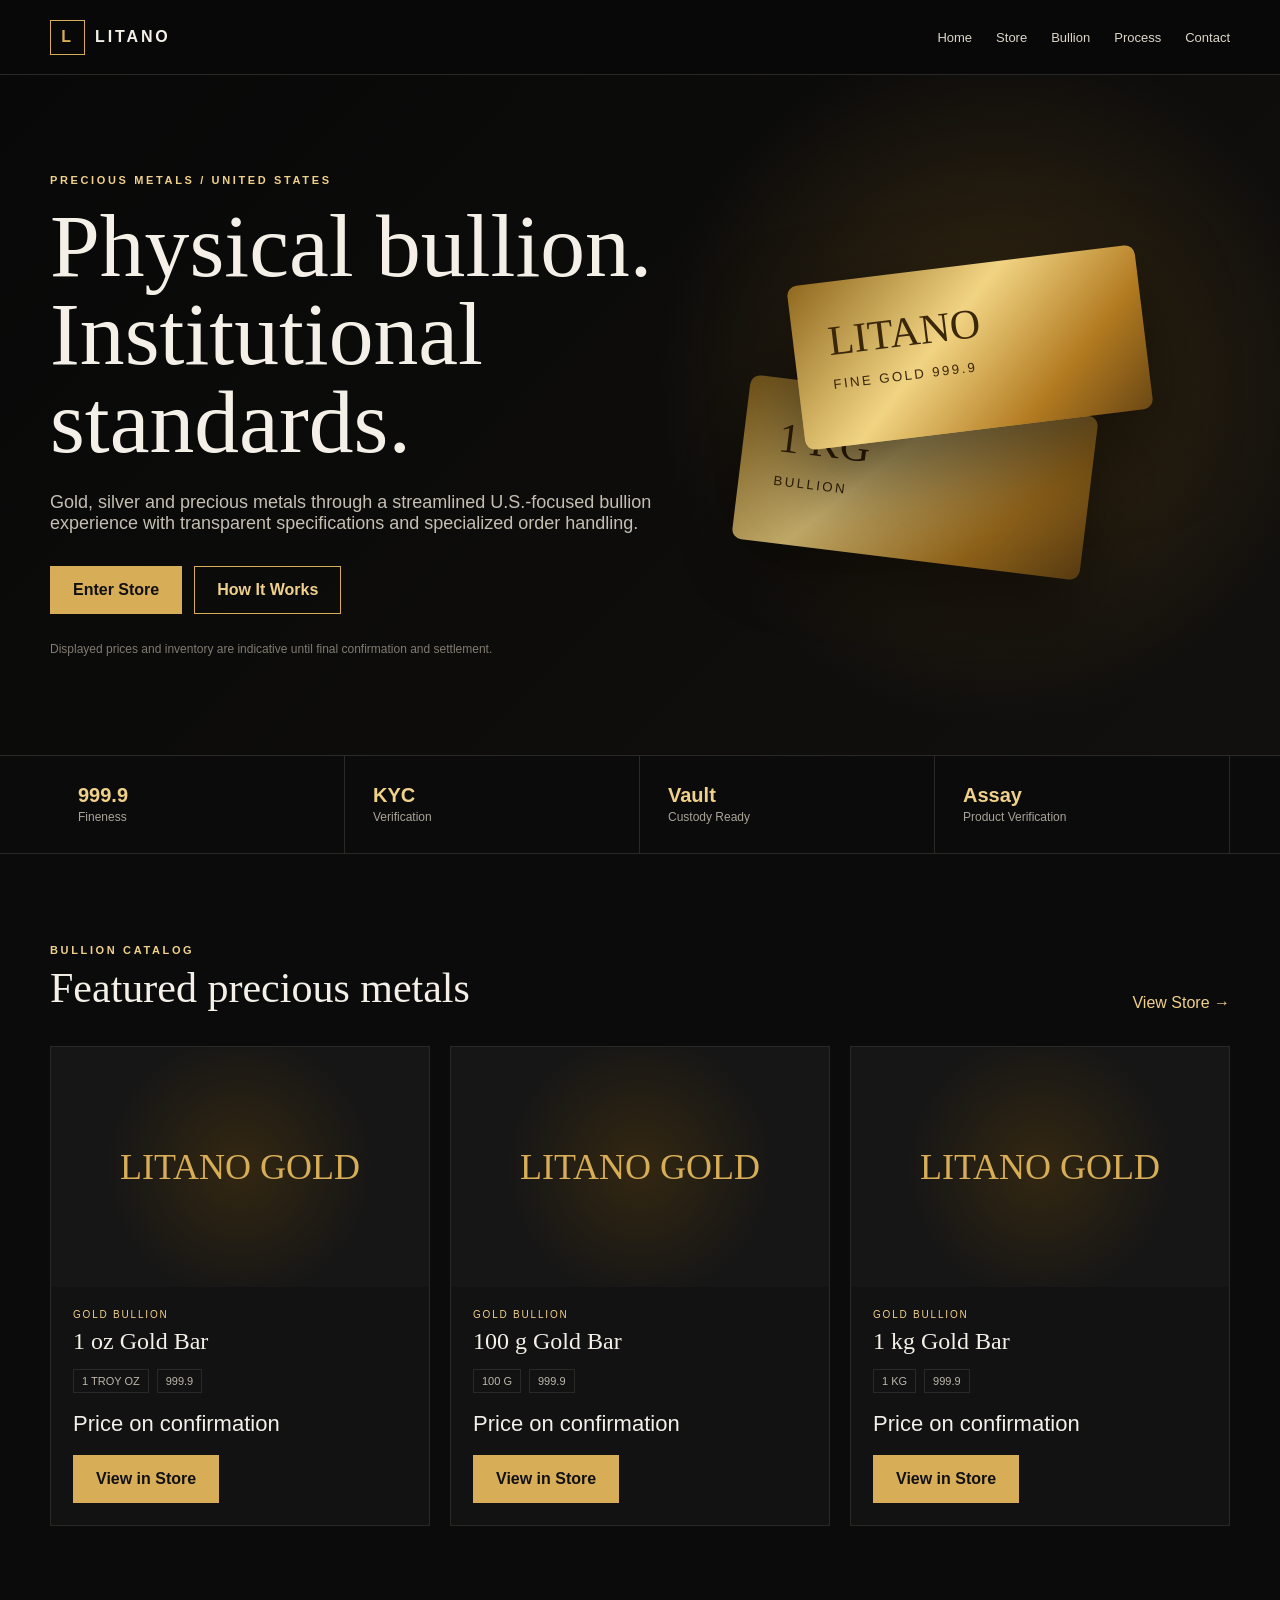
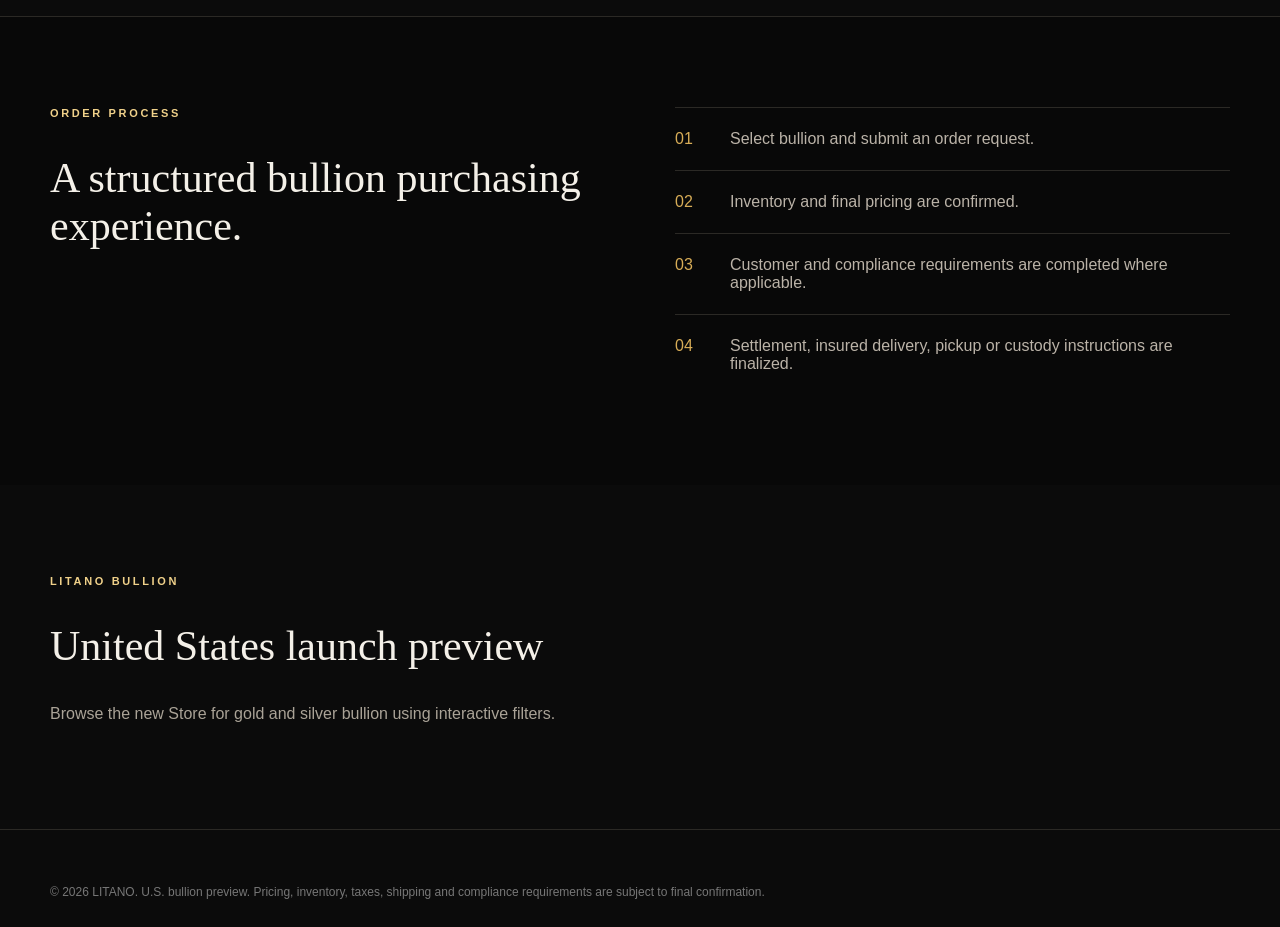
<file: docs/index.html>
<!doctype html><html lang="en"><head><meta charset="utf-8"><meta name="viewport" content="width=device-width,initial-scale=1"><title>LITANO Bullion — United States</title><meta name="description" content="LITANO Bullion — physical gold and precious metals for the U.S. market."><style>:root{--bg:#090909;--card:#121212;--gold:#d8ad57;--gold2:#f0d18a;--text:#f4f0e8;--muted:#aaa397;--line:#2b2925}*{box-sizing:border-box}body{margin:0;background:#0b0b0b;color:var(--text);font-family:Arial,sans-serif}.container{width:min(1180px,calc(100% - 40px));margin:auto}header{position:sticky;top:0;background:#090909f2;border-bottom:1px solid var(--line);z-index:20}.nav{height:74px;display:flex;align-items:center;justify-content:space-between}.brand{display:flex;gap:10px;align-items:center;font-weight:800;letter-spacing:.18em;color:inherit;text-decoration:none}.mark{width:35px;height:35px;display:grid;place-items:center;border:1px solid var(--gold);color:var(--gold)}nav a{margin-left:24px;color:#ddd6c8;text-decoration:none;font-size:13px}.hero{min-height:680px;display:flex;align-items:center;background:radial-gradient(circle at 78% 45%,#3a2b12 0,transparent 32%),linear-gradient(135deg,#080808,#11100e)}.hero-grid{display:grid;grid-template-columns:1.08fr .92fr;gap:60px;align-items:center}.eyebrow{font-size:11px;letter-spacing:.24em;color:var(--gold2);font-weight:700}.hero h1{font:500 clamp(56px,7vw,92px)/.98 Georgia,serif;margin:16px 0 26px}.hero p{font-size:18px;color:#c5beb2;max-width:650px}.buttons{display:flex;gap:12px;margin-top:32px}.btn{display:inline-flex;align-items:center;justify-content:center;min-height:48px;padding:0 22px;border:1px solid var(--gold);text-decoration:none;font-weight:700}.primary{background:var(--gold);color:#111}.secondary{color:var(--gold2)}.note{margin-top:28px;color:#817b70;font-size:12px}.art{position:relative;height:420px}.bar{position:absolute;width:350px;height:165px;border-radius:10px;background:linear-gradient(135deg,#8f681e,#f1d483 42%,#b27a20 75%,#6b4815);box-shadow:0 35px 80px #0008;padding:35px;color:#3b270a}.bar span{font:42px Georgia,serif}.bar small{display:block;margin-top:12px;letter-spacing:.18em}.a{top:60px;left:80px;transform:rotate(-7deg);z-index:2}.b{top:190px;left:25px;transform:rotate(7deg);filter:brightness(.8)}.trust{border-block:1px solid var(--line)}.trust-grid{display:grid;grid-template-columns:repeat(4,1fr)}.trust-grid div{padding:28px;border-right:1px solid var(--line)}.trust strong{display:block;color:var(--gold2);font-size:20px}.trust span{font-size:12px;color:var(--muted)}section.catalog{padding:90px 0}.section-head{display:flex;justify-content:space-between;align-items:end;margin-bottom:34px}.section-head h2{font:500 42px Georgia,serif;margin:8px 0 0}.section-head a{color:var(--gold2);text-decoration:none}.grid{display:grid;grid-template-columns:repeat(3,1fr);gap:20px}.card{background:var(--card);border:1px solid var(--line);padding:22px}.product-art{height:240px;display:grid;place-items:center;background:radial-gradient(circle,#332711,#161616 60%);color:var(--gold);font:36px Georgia,serif;margin:-22px -22px 22px}.kicker{font-size:10px;letter-spacing:.18em;color:var(--gold2)}.card h3{font:500 24px Georgia,serif;margin:8px 0}.specs{display:flex;gap:8px;margin:14px 0}.specs span{font-size:11px;border:1px solid var(--line);padding:5px 8px;color:#bfb8ac}.price{font-size:22px;margin:18px 0}.dark{padding:90px 0;background:#080808;border-top:1px solid var(--line)}.split{display:grid;grid-template-columns:1fr 1fr;gap:70px}.split h2{font:500 42px Georgia,serif}.steps div{display:grid;grid-template-columns:55px 1fr;padding:22px 0;border-top:1px solid var(--line)}.steps span{color:var(--gold)}.steps p{margin:0;color:#bbb3a8}footer{padding:55px 0 28px;border-top:1px solid var(--line);color:#777;font-size:12px}@media(max-width:850px){.hero-grid,.split{grid-template-columns:1fr}.grid{grid-template-columns:1fr 1fr}.art{height:330px}.trust-grid{grid-template-columns:1fr 1fr}}@media(max-width:560px){nav{display:none}.container{width:calc(100% - 24px)}.hero{padding:60px 0}.hero h1{font-size:50px}.buttons{flex-direction:column}.bar{width:280px;height:135px}.a{left:12%}.b{left:3%;top:160px}.grid{grid-template-columns:1fr}.section-head{align-items:start;flex-direction:column}.trust-grid{grid-template-columns:1fr 1fr}}</style></head><body><header><div class="container nav"><a class="brand" href="./"><span class="mark">L</span><span>LITANO</span></a><nav><a href="./">Home</a><a href="store.html">Store</a><a href="#catalog">Bullion</a><a href="#process">Process</a><a href="#contact">Contact</a></nav></div></header><main><section class="hero"><div class="container hero-grid"><div><div class="eyebrow">PRECIOUS METALS / UNITED STATES</div><h1>Physical bullion. Institutional standards.</h1><p>Gold, silver and precious metals through a streamlined U.S.-focused bullion experience with transparent specifications and specialized order handling.</p><div class="buttons"><a class="btn primary" href="store.html">Enter Store</a><a class="btn secondary" href="#process">How It Works</a></div><div class="note">Displayed prices and inventory are indicative until final confirmation and settlement.</div></div><div class="art"><div class="bar a"><span>LITANO</span><small>FINE GOLD 999.9</small></div><div class="bar b"><span>1 KG</span><small>BULLION</small></div></div></div></section><section class="trust"><div class="container trust-grid"><div><strong>999.9</strong><span>Fineness</span></div><div><strong>KYC</strong><span>Verification</span></div><div><strong>Vault</strong><span>Custody Ready</span></div><div><strong>Assay</strong><span>Product Verification</span></div></div></section><section class="catalog" id="catalog"><div class="container"><div class="section-head"><div><div class="eyebrow">BULLION CATALOG</div><h2>Featured precious metals</h2></div><a href="store.html">View Store →</a></div><div class="grid"><article class="card"><div class="product-art">LITANO GOLD</div><div class="kicker">GOLD BULLION</div><h3>1 oz Gold Bar</h3><div class="specs"><span>1 TROY OZ</span><span>999.9</span></div><div class="price">Price on confirmation</div><a class="btn primary" href="store.html">View in Store</a></article><article class="card"><div class="product-art">LITANO GOLD</div><div class="kicker">GOLD BULLION</div><h3>100 g Gold Bar</h3><div class="specs"><span>100 G</span><span>999.9</span></div><div class="price">Price on confirmation</div><a class="btn primary" href="store.html">View in Store</a></article><article class="card"><div class="product-art">LITANO GOLD</div><div class="kicker">GOLD BULLION</div><h3>1 kg Gold Bar</h3><div class="specs"><span>1 KG</span><span>999.9</span></div><div class="price">Price on confirmation</div><a class="btn primary" href="store.html">View in Store</a></article></div></div></section><section class="dark" id="process"><div class="container split"><div><div class="eyebrow">ORDER PROCESS</div><h2>A structured bullion purchasing experience.</h2></div><div class="steps"><div><span>01</span><p>Select bullion and submit an order request.</p></div><div><span>02</span><p>Inventory and final pricing are confirmed.</p></div><div><span>03</span><p>Customer and compliance requirements are completed where applicable.</p></div><div><span>04</span><p>Settlement, insured delivery, pickup or custody instructions are finalized.</p></div></div></div></section><section class="catalog" id="contact"><div class="container"><div class="eyebrow">LITANO BULLION</div><h2 style="font:500 42px Georgia,serif">United States launch preview</h2><p style="color:#aaa397;max-width:700px">Browse the new Store for gold and silver bullion using interactive filters.</p></div></section></main><footer><div class="container">© 2026 LITANO. U.S. bullion preview. Pricing, inventory, taxes, shipping and compliance requirements are subject to final confirmation.</div></footer></body></html>
</file>
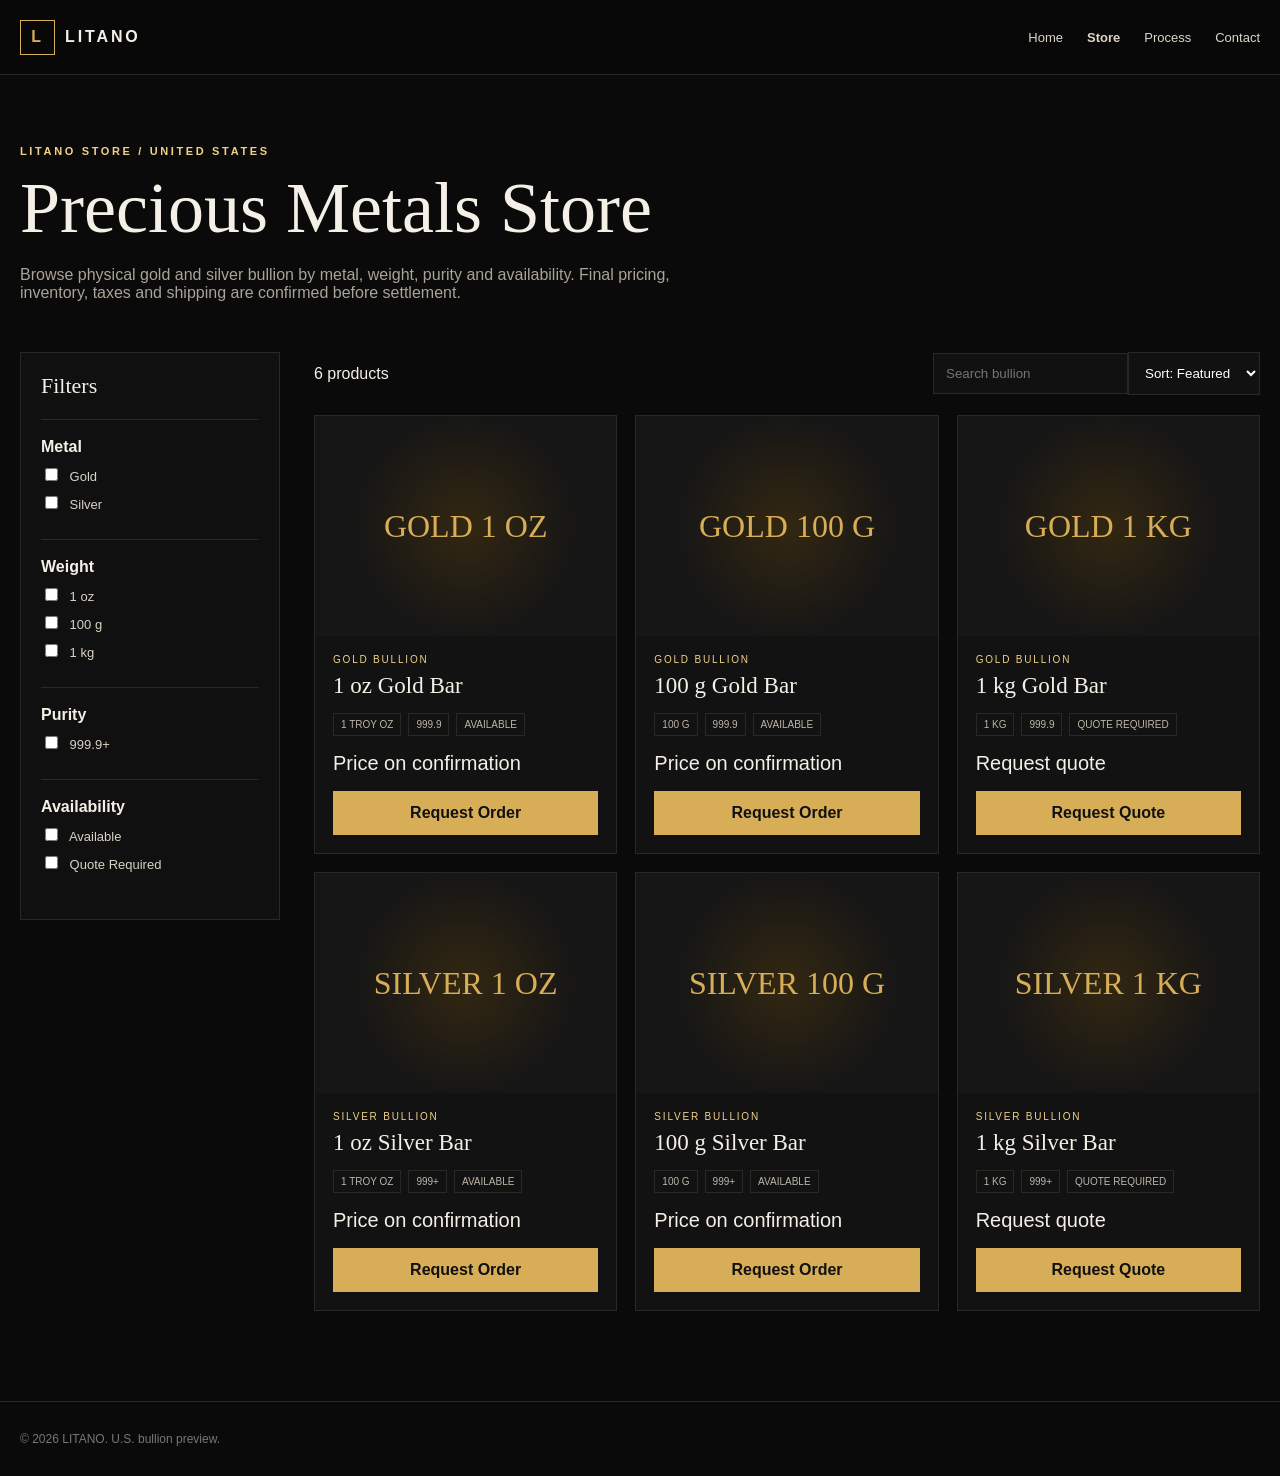
<file: docs/store.html>
<!doctype html><html lang="en"><head><meta charset="utf-8"><meta name="viewport" content="width=device-width,initial-scale=1"><title>Store — LITANO Bullion</title><style>:root{--bg:#0a0a0a;--card:#121212;--gold:#d8ad57;--gold2:#f0d18a;--text:#f4f0e8;--muted:#aaa397;--line:#2a2824}*{box-sizing:border-box}body{margin:0;background:var(--bg);color:var(--text);font-family:Arial,sans-serif}.container{width:min(1240px,calc(100% - 32px));margin:auto}header{position:sticky;top:0;background:#090909f4;border-bottom:1px solid var(--line);z-index:50}.nav{height:74px;display:flex;align-items:center;justify-content:space-between}.brand{display:flex;align-items:center;gap:10px;font-weight:800;letter-spacing:.18em;text-decoration:none;color:inherit}.mark{width:35px;height:35px;display:grid;place-items:center;border:1px solid var(--gold);color:var(--gold)}nav a{color:#ddd6c8;text-decoration:none;margin-left:24px;font-size:13px}.store-head{padding:70px 0 34px}.eyebrow{font-size:11px;letter-spacing:.24em;color:var(--gold2);font-weight:700}.store-head h1{font:500 clamp(46px,6vw,72px) Georgia,serif;margin:10px 0 14px}.store-head p{max-width:720px;color:var(--muted)}.store-layout{display:grid;grid-template-columns:260px 1fr;gap:34px;padding-bottom:90px}.filters{position:sticky;top:100px;align-self:start;border:1px solid var(--line);background:#101010;padding:20px}.filters h3{margin:0 0 20px;font:500 22px Georgia,serif}.filter-group{padding:18px 0;border-top:1px solid var(--line)}.filter-group label{display:block;color:#d9d2c6;font-size:13px;margin:9px 0;cursor:pointer}.filter-group input{margin-right:8px}.toolbar{display:flex;justify-content:space-between;align-items:center;gap:20px;margin-bottom:20px}.toolbar select,.toolbar input{background:#111;border:1px solid var(--line);color:white;padding:12px}.grid{display:grid;grid-template-columns:repeat(3,1fr);gap:18px}.card{background:var(--card);border:1px solid var(--line);padding:18px}.product-art{height:220px;display:grid;place-items:center;background:radial-gradient(circle,#332711,#161616 60%);color:var(--gold);font:32px Georgia,serif;margin:-18px -18px 18px}.kicker{font-size:10px;letter-spacing:.18em;color:var(--gold2)}.card h2{font:500 23px Georgia,serif;margin:8px 0}.specs{display:flex;gap:7px;flex-wrap:wrap;margin:14px 0}.specs span{font-size:10px;border:1px solid var(--line);padding:5px 7px;color:#bdb5a9}.price{font-size:20px;margin:16px 0}.btn{display:inline-flex;align-items:center;justify-content:center;min-height:44px;width:100%;border:1px solid var(--gold);background:var(--gold);color:#111;text-decoration:none;font-weight:700}.empty{display:none;padding:40px;border:1px solid var(--line);color:var(--muted);grid-column:1/-1}footer{padding:30px 0;border-top:1px solid var(--line);color:#777;font-size:12px}@media(max-width:960px){.store-layout{grid-template-columns:1fr}.filters{position:static}.grid{grid-template-columns:repeat(2,1fr)}}@media(max-width:620px){nav{display:none}.grid{grid-template-columns:1fr}.toolbar{align-items:stretch;flex-direction:column}.toolbar input,.toolbar select{width:100%}}</style></head><body><header><div class="container nav"><a class="brand" href="./"><span class="mark">L</span><span>LITANO</span></a><nav><a href="./">Home</a><a href="store.html"><strong>Store</strong></a><a href="./#process">Process</a><a href="./#contact">Contact</a></nav></div></header><main><div class="container"><section class="store-head"><div class="eyebrow">LITANO STORE / UNITED STATES</div><h1>Precious Metals Store</h1><p>Browse physical gold and silver bullion by metal, weight, purity and availability. Final pricing, inventory, taxes and shipping are confirmed before settlement.</p></section><section class="store-layout"><aside class="filters"><h3>Filters</h3><div class="filter-group"><strong>Metal</strong><label><input type="checkbox" class="filter" value="gold"> Gold</label><label><input type="checkbox" class="filter" value="silver"> Silver</label></div><div class="filter-group"><strong>Weight</strong><label><input type="checkbox" class="filter" value="1oz"> 1 oz</label><label><input type="checkbox" class="filter" value="100g"> 100 g</label><label><input type="checkbox" class="filter" value="1kg"> 1 kg</label></div><div class="filter-group"><strong>Purity</strong><label><input type="checkbox" class="filter" value="9999"> 999.9+</label></div><div class="filter-group"><strong>Availability</strong><label><input type="checkbox" class="filter" value="available"> Available</label><label><input type="checkbox" class="filter" value="quote"> Quote Required</label></div></aside><div><div class="toolbar"><span id="count">6 products</span><div><input id="search" placeholder="Search bullion"><select id="sort"><option value="default">Sort: Featured</option><option value="az">Name A–Z</option><option value="za">Name Z–A</option></select></div></div><div class="grid" id="grid"><article class="card" data-tags="gold 1oz 9999 available" data-name="1 oz Gold Bar"><div class="product-art">GOLD 1 OZ</div><div class="kicker">GOLD BULLION</div><h2>1 oz Gold Bar</h2><div class="specs"><span>1 TROY OZ</span><span>999.9</span><span>AVAILABLE</span></div><div class="price">Price on confirmation</div><a class="btn" href="./#contact">Request Order</a></article><article class="card" data-tags="gold 100g 9999 available" data-name="100 g Gold Bar"><div class="product-art">GOLD 100 G</div><div class="kicker">GOLD BULLION</div><h2>100 g Gold Bar</h2><div class="specs"><span>100 G</span><span>999.9</span><span>AVAILABLE</span></div><div class="price">Price on confirmation</div><a class="btn" href="./#contact">Request Order</a></article><article class="card" data-tags="gold 1kg 9999 quote" data-name="1 kg Gold Bar"><div class="product-art">GOLD 1 KG</div><div class="kicker">GOLD BULLION</div><h2>1 kg Gold Bar</h2><div class="specs"><span>1 KG</span><span>999.9</span><span>QUOTE REQUIRED</span></div><div class="price">Request quote</div><a class="btn" href="./#contact">Request Quote</a></article><article class="card" data-tags="silver 1oz 9999 available" data-name="1 oz Silver Bar"><div class="product-art">SILVER 1 OZ</div><div class="kicker">SILVER BULLION</div><h2>1 oz Silver Bar</h2><div class="specs"><span>1 TROY OZ</span><span>999+</span><span>AVAILABLE</span></div><div class="price">Price on confirmation</div><a class="btn" href="./#contact">Request Order</a></article><article class="card" data-tags="silver 100g 9999 available" data-name="100 g Silver Bar"><div class="product-art">SILVER 100 G</div><div class="kicker">SILVER BULLION</div><h2>100 g Silver Bar</h2><div class="specs"><span>100 G</span><span>999+</span><span>AVAILABLE</span></div><div class="price">Price on confirmation</div><a class="btn" href="./#contact">Request Order</a></article><article class="card" data-tags="silver 1kg 9999 quote" data-name="1 kg Silver Bar"><div class="product-art">SILVER 1 KG</div><div class="kicker">SILVER BULLION</div><h2>1 kg Silver Bar</h2><div class="specs"><span>1 KG</span><span>999+</span><span>QUOTE REQUIRED</span></div><div class="price">Request quote</div><a class="btn" href="./#contact">Request Quote</a></article><div class="empty" id="empty">No products match the selected filters.</div></div></div></section></div></main><footer><div class="container">© 2026 LITANO. U.S. bullion preview.</div></footer><script>const filters=[...document.querySelectorAll('.filter')],cards=[...document.querySelectorAll('.card')],search=document.getElementById('search'),sort=document.getElementById('sort'),grid=document.getElementById('grid'),count=document.getElementById('count'),empty=document.getElementById('empty');function apply(){const active=filters.filter(x=>x.checked).map(x=>x.value),q=search.value.toLowerCase().trim();let visible=cards.filter(c=>active.every(t=>c.dataset.tags.includes(t))&&(!q||c.dataset.name.toLowerCase().includes(q)));cards.forEach(c=>c.style.display=visible.includes(c)?'block':'none');if(sort.value==='az')visible.sort((a,b)=>a.dataset.name.localeCompare(b.dataset.name));if(sort.value==='za')visible.sort((a,b)=>b.dataset.name.localeCompare(a.dataset.name));visible.forEach(c=>grid.insertBefore(c,empty));count.textContent=visible.length+' product'+(visible.length===1?'':'s');empty.style.display=visible.length?'none':'block'}filters.forEach(f=>f.addEventListener('change',apply));search.addEventListener('input',apply);sort.addEventListener('change',apply);apply();</script></body></html>
</file>
